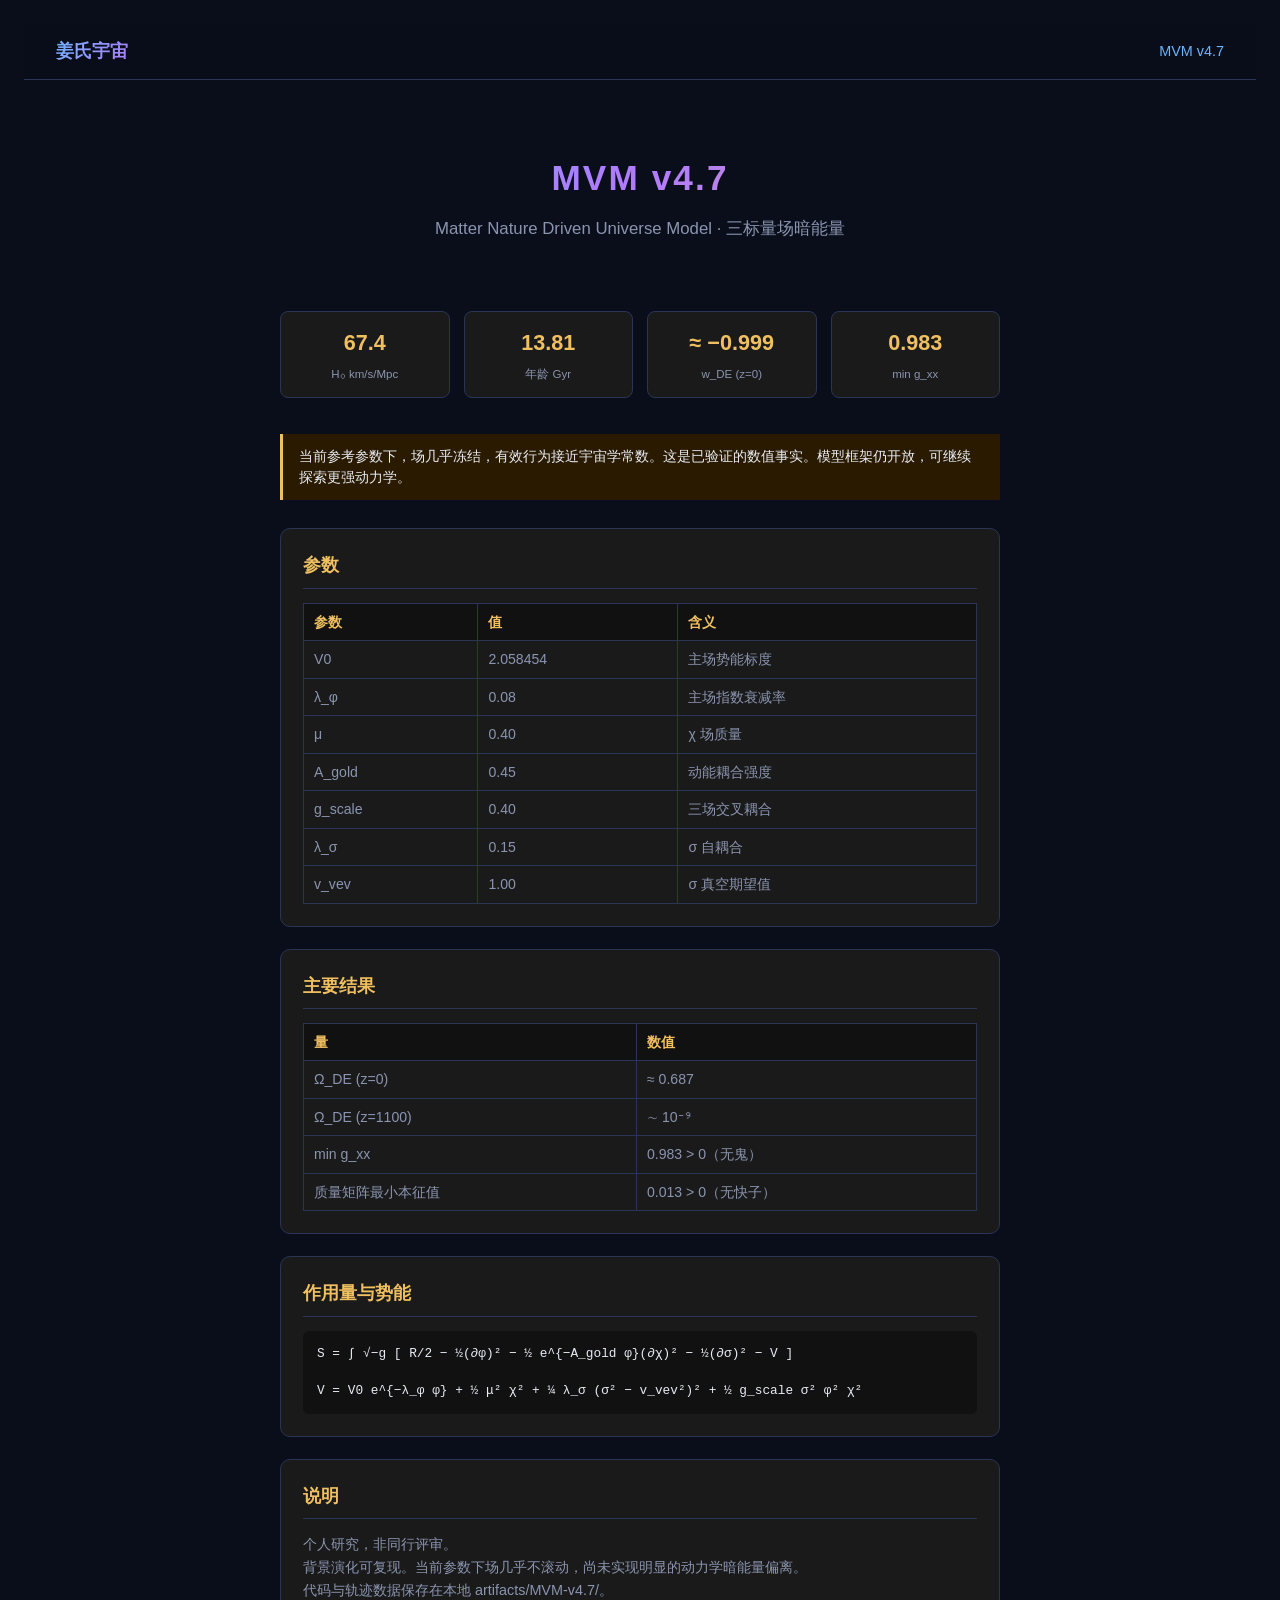
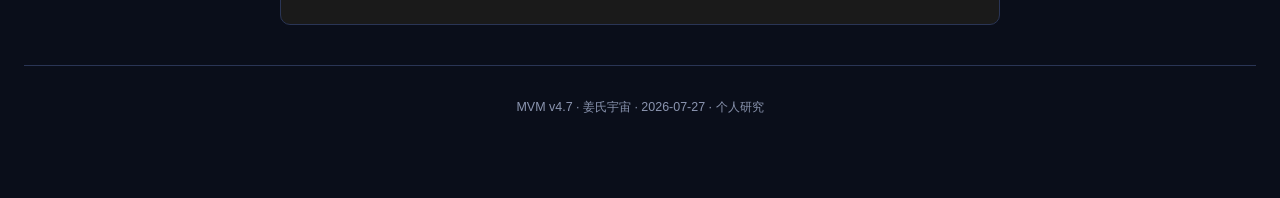
<file: index.html>
<!DOCTYPE html>
<html lang="zh-CN">
<head>
  <meta charset="UTF-8">
  <meta name="viewport" content="width=device-width, initial-scale=1.0">
  <title>MVM v4.7 · 姜氏宇宙</title>
  <link rel="stylesheet" href="css/site.css">
  <link rel="stylesheet" href="css/cosmos.css">
  <style>
    .hero { text-align: center; padding: 70px 20px 40px; }
    .hero h1 { font-size: 2.2rem; margin-bottom: 10px; }
    .hero .sub { color: var(--muted); font-size: 1.05rem; margin-bottom: 28px; }
    .stats { display: grid; grid-template-columns: repeat(auto-fit, minmax(130px, 1fr)); gap: 14px; max-width: 720px; margin: 0 auto 36px; }
    .stat { background: var(--card, #1a1a1a); border: 1px solid var(--border, #333); border-radius: 8px; padding: 14px; text-align: center; }
    .stat .num { font-size: 1.35rem; font-weight: 600; color: var(--gold, #c9a227); }
    .stat .label { font-size: 0.72rem; color: var(--muted); margin-top: 4px; }
    .card { background: var(--card, #1a1a1a); border: 1px solid var(--border, #333); border-radius: 10px; padding: 22px; margin: 0 auto 22px; max-width: 720px; }
    .card h2 { font-size: 1.1rem; margin: 0 0 14px; }
    table { width: 100%; border-collapse: collapse; font-size: 0.88rem; }
    th, td { border: 1px solid var(--border, #333); padding: 7px 10px; text-align: left; }
    th { background: #111; }
    .warn { max-width: 720px; margin: 0 auto 28px; background: #2a1a00; border-left: 3px solid var(--gold, #c9a227); padding: 12px 16px; font-size: 0.88rem; line-height: 1.5; }
    pre { background: #111; padding: 14px; border-radius: 6px; overflow-x: auto; font-size: 0.8rem; line-height: 1.45; }
  </style>
</head>
<body>
<nav class="site-nav">
  <a href="index.html" class="logo">姜氏宇宙</a>
  <div class="nav-links">
    <a href="index.html" class="active">MVM v4.7</a>
  </div>
</nav>

<div class="hero">
  <h1>MVM v4.7</h1>
  <div class="sub">Matter Nature Driven Universe Model · 三标量场暗能量</div>
</div>

<div class="stats">
  <div class="stat"><div class="num">67.4</div><div class="label">H₀ km/s/Mpc</div></div>
  <div class="stat"><div class="num">13.81</div><div class="label">年龄 Gyr</div></div>
  <div class="stat"><div class="num">≈ −0.999</div><div class="label">w_DE (z=0)</div></div>
  <div class="stat"><div class="num">0.983</div><div class="label">min g_xx</div></div>
</div>

<div class="warn">
  当前参考参数下，场几乎冻结，有效行为接近宇宙学常数。这是已验证的数值事实。模型框架仍开放，可继续探索更强动力学。
</div>

<div class="card">
  <h2>参数</h2>
  <table>
    <tr><th>参数</th><th>值</th><th>含义</th></tr>
    <tr><td>V0</td><td>2.058454</td><td>主场势能标度</td></tr>
    <tr><td>λ_φ</td><td>0.08</td><td>主场指数衰减率</td></tr>
    <tr><td>μ</td><td>0.40</td><td>χ 场质量</td></tr>
    <tr><td>A_gold</td><td>0.45</td><td>动能耦合强度</td></tr>
    <tr><td>g_scale</td><td>0.40</td><td>三场交叉耦合</td></tr>
    <tr><td>λ_σ</td><td>0.15</td><td>σ 自耦合</td></tr>
    <tr><td>v_vev</td><td>1.00</td><td>σ 真空期望值</td></tr>
  </table>
</div>

<div class="card">
  <h2>主要结果</h2>
  <table>
    <tr><th>量</th><th>数值</th></tr>
    <tr><td>Ω_DE (z=0)</td><td>≈ 0.687</td></tr>
    <tr><td>Ω_DE (z=1100)</td><td>∼ 10⁻⁹</td></tr>
    <tr><td>min g_xx</td><td>0.983 &gt; 0（无鬼）</td></tr>
    <tr><td>质量矩阵最小本征值</td><td>0.013 &gt; 0（无快子）</td></tr>
  </table>
</div>

<div class="card">
  <h2>作用量与势能</h2>
  <pre>S = ∫ √−g [ R/2 − ½(∂φ)² − ½ e^{−A_gold φ}(∂χ)² − ½(∂σ)² − V ]

V = V0 e^{−λ_φ φ} + ½ μ² χ² + ¼ λ_σ (σ² − v_vev²)² + ½ g_scale σ² φ² χ²</pre>
</div>

<div class="card">
  <h2>说明</h2>
  <p style="font-size:0.9rem;color:var(--muted);line-height:1.6;margin:0">
    个人研究，非同行评审。<br>
    背景演化可复现。当前参数下场几乎不滚动，尚未实现明显的动力学暗能量偏离。<br>
    代码与轨迹数据保存在本地 artifacts/MVM-v4.7/。
  </p>
</div>

<footer class="site-footer">MVM v4.7 · 姜氏宇宙 · 2026-07-27 · 个人研究</footer>
</body>
</html>
</file>
<file: css/site.css>
:root {
  --bg: #0a0e1a;
  --panel: #12182a;
  --border: #2a3555;
  --text: #e8ecf4;
  --muted: #8b95b0;
  --accent: #6eb5ff;
  --gold: #f0c060;
  --purple: #b07aff;
  --green: #5dd9a8;
  --orange: #ffaa55;
}

* { box-sizing: border-box; margin: 0; padding: 0; }

body {
  font-family: "Microsoft YaHei", "PingFang SC", "Noto Sans SC", sans-serif;
  background: var(--bg);
  color: var(--text);
  line-height: 1.6;
  min-height: 100vh;
}

a { color: var(--accent); text-decoration: none; }
a:hover { color: var(--gold); }

.site-nav {
  position: sticky;
  top: 0;
  z-index: 100;
  display: flex;
  align-items: center;
  justify-content: space-between;
  padding: 0 32px;
  height: 56px;
  background: rgba(10, 14, 26, 0.92);
  backdrop-filter: blur(12px);
  border-bottom: 1px solid var(--border);
}

.site-nav .logo {
  font-size: 1.1rem;
  font-weight: 700;
  background: linear-gradient(135deg, var(--accent), var(--purple));
  -webkit-background-clip: text;
  -webkit-text-fill-color: transparent;
  background-clip: text;
}

.nav-links { display: flex; gap: 28px; }
.nav-links a { font-size: 0.9rem; color: var(--muted); transition: color 0.2s; }
.nav-links a:hover, .nav-links a.active { color: var(--accent); }

.site-footer {
  text-align: center;
  padding: 32px 24px;
  border-top: 1px solid var(--border);
  color: var(--muted);
  font-size: 0.78rem;
  margin-top: 40px;
}

.home-main { max-width: 1100px; margin: 0 auto; padding: 48px 24px 24px; }
.hero { text-align: center; padding: 48px 0 56px; }
.hero h1 {
  font-size: 2.6rem; font-weight: 700; letter-spacing: 0.06em;
  background: linear-gradient(135deg, var(--accent), var(--purple), var(--gold));
  -webkit-background-clip: text; -webkit-text-fill-color: transparent; background-clip: text;
  margin-bottom: 16px;
}
.hero .subtitle { font-size: 1.1rem; color: var(--muted); max-width: 640px; margin: 0 auto 32px; line-height: 1.8; }
.cycle-badge {
  display: inline-flex; align-items: center; gap: 12px; padding: 12px 24px;
  background: var(--panel); border: 1px solid var(--border); border-radius: 40px; font-size: 0.95rem; margin-bottom: 36px;
}
.cycle-badge .dot { font-weight: 700; }
.cycle-badge .gather { color: var(--purple); }
.cycle-badge .release { color: var(--accent); }
.cycle-badge .transform { color: var(--green); }
.hero-actions { display: flex; gap: 16px; justify-content: center; flex-wrap: wrap; }
.btn { display: inline-block; padding: 12px 28px; border-radius: 8px; font-size: 0.95rem; font-weight: 600; transition: all 0.2s; border: none; }
.btn-primary { background: linear-gradient(135deg, var(--accent), var(--purple)); color: #fff; }
.btn-primary:hover { transform: translateY(-2px); box-shadow: 0 6px 20px rgba(110, 181, 255, 0.3); color: #fff; }
.btn-secondary { background: transparent; border: 1px solid var(--border); color: var(--text); }
.btn-secondary:hover { border-color: var(--accent); color: var(--accent); }
.feature-grid { display: grid; grid-template-columns: repeat(3, 1fr); gap: 20px; margin: 48px 0; }
.feature-card { background: var(--panel); border: 1px solid var(--border); border-radius: 12px; padding: 28px 24px; transition: border-color 0.2s, transform 0.2s; }
.feature-card:hover { border-color: var(--accent); transform: translateY(-3px); }
.feature-card .icon { font-size: 2rem; margin-bottom: 12px; }
.feature-card h3 { font-size: 1.05rem; margin-bottom: 8px; }
.feature-card.gather h3 { color: var(--purple); }
.feature-card.release h3 { color: var(--accent); }
.feature-card.transform h3 { color: var(--green); }
.feature-card p { font-size: 0.85rem; color: var(--muted); line-height: 1.65; }
.quote-block {
  background: linear-gradient(135deg, #151c32, #1a1040); border: 1px solid var(--purple);
  border-radius: 12px; padding: 32px 36px; text-align: center; margin: 48px 0 24px;
  font-size: 0.95rem; line-height: 1.9; color: var(--text);
}
.quote-block strong { color: var(--gold); }
.docs-main { max-width: 860px; margin: 0 auto; padding: 40px 24px 24px; }
.docs-main h1 {
  font-size: 1.8rem; margin-bottom: 8px;
  background: linear-gradient(135deg, var(--accent), var(--purple));
  -webkit-background-clip: text; -webkit-text-fill-color: transparent; background-clip: text;
}
.docs-meta { color: var(--muted); font-size: 0.85rem; margin-bottom: 36px; padding-bottom: 20px; border-bottom: 1px solid var(--border); }
.docs-main h2 { font-size: 1.2rem; color: var(--gold); margin: 36px 0 16px; padding-bottom: 8px; border-bottom: 1px solid var(--border); }
.docs-main h3 { font-size: 1rem; color: var(--accent); margin: 24px 0 10px; }
.docs-main p, .docs-main li { color: var(--muted); font-size: 0.9rem; margin-bottom: 10px; }
.docs-main ul { padding-left: 20px; margin-bottom: 16px; }
.docs-main table { width: 100%; border-collapse: collapse; font-size: 0.85rem; margin: 16px 0 24px; }
.docs-main th, .docs-main td { padding: 10px 12px; border: 1px solid var(--border); text-align: left; }
.docs-main th { background: #1a2240; color: var(--gold); }
.docs-main td { color: var(--muted); }
.docs-main .formula {
  display: block; background: #0d1220; border: 1px solid var(--border); border-radius: 6px;
  padding: 12px 16px; margin: 12px 0; font-family: "Cambria Math", "Times New Roman", serif;
  color: var(--accent); font-size: 0.9rem; overflow-x: auto;
}
.docs-main blockquote {
  border-left: 3px solid var(--purple); padding: 12px 20px; margin: 20px 0;
  background: rgba(176, 122, 255, 0.06); color: var(--text); font-size: 0.92rem; line-height: 1.8;
}
.toc { background: var(--panel); border: 1px solid var(--border); border-radius: 10px; padding: 20px 24px; margin-bottom: 32px; }
.toc h3 { margin: 0 0 12px !important; font-size: 0.9rem !important; }
.toc ol { padding-left: 20px; margin: 0; }
.toc li { margin-bottom: 6px; font-size: 0.85rem; }
@media (max-width: 900px) {
  .feature-grid { grid-template-columns: 1fr; }
  .site-nav { padding: 0 16px; }
  .nav-links { gap: 16px; }
  .hero h1 { font-size: 1.8rem; }
}
</file>
<file: css/cosmos.css>
:root {
      --bg: #0a0e1a;
      --panel: #12182a;
      --border: #2a3555;
      --text: #e8ecf4;
      --muted: #8b95b0;
      --accent: #6eb5ff;
      --gold: #f0c060;
      --purple: #b07aff;
      --green: #5dd9a8;
      --red: #ff7b7b;
      --orange: #ffaa55;
    }

    * { box-sizing: border-box; margin: 0; padding: 0; }

    body {
      font-family: "Microsoft YaHei", "PingFang SC", "Noto Sans SC", sans-serif;
      background: var(--bg);
      color: var(--text);
      line-height: 1.6;
      padding: 24px 24px 48px;
      min-width: 1100px;
    }

    .page {
      max-width: 1400px;
      margin: 0 auto;
    }

    header {
      text-align: center;
      margin-bottom: 36px;
      padding-bottom: 24px;
      border-bottom: 1px solid var(--border);
    }

    header h1 {
      font-size: 2rem;
      font-weight: 700;
      letter-spacing: 0.08em;
      background: linear-gradient(135deg, var(--accent), var(--purple));
      -webkit-background-clip: text;
      -webkit-text-fill-color: transparent;
      background-clip: text;
    }

    header p {
      color: var(--muted);
      margin-top: 8px;
      font-size: 0.95rem;
    }

    .grid {
      display: grid;
      gap: 20px;
    }

    .grid-2 { grid-template-columns: 1fr 1fr; }
    .grid-3 { grid-template-columns: 1fr 1fr 1fr; }

    .card {
      background: var(--panel);
      border: 1px solid var(--border);
      border-radius: 12px;
      padding: 20px 22px;
    }

    .card h2 {
      font-size: 1.05rem;
      color: var(--gold);
      margin-bottom: 14px;
      padding-bottom: 8px;
      border-bottom: 1px solid var(--border);
      display: flex;
      align-items: center;
      gap: 8px;
    }

    .card h2 .tag {
      font-size: 0.7rem;
      background: rgba(110, 181, 255, 0.15);
      color: var(--accent);
      padding: 2px 8px;
      border-radius: 4px;
      font-weight: normal;
    }

    /* ── 四阶段循环 ── */
    .cycle-wrap {
      position: relative;
      padding: 20px 10px 10px;
    }

    .cycle-ring {
      display: flex;
      justify-content: center;
      align-items: center;
      flex-wrap: wrap;
      gap: 0;
      position: relative;
    }

    .stage {
      width: 155px;
      text-align: center;
      position: relative;
    }

    .stage-box {
      background: linear-gradient(160deg, #1a2240, #0f1528);
      border: 2px solid var(--border);
      border-radius: 10px;
      padding: 14px 10px;
      transition: border-color 0.2s;
    }

    .stage-box:hover { border-color: var(--accent); }

    .stage-num {
      font-size: 1.4rem;
      font-weight: 700;
      line-height: 1;
      margin-bottom: 4px;
    }

    .stage-name {
      font-size: 0.95rem;
      font-weight: 600;
      margin-bottom: 6px;
    }

    .stage-desc {
      font-size: 0.72rem;
      color: var(--muted);
      line-height: 1.45;
    }

    .stage-gather .stage-num { color: var(--purple); }
    .stage-release .stage-num { color: var(--accent); }
    .stage-transform .stage-num { color: var(--green); }

    .key-note {
      margin-top: 14px;
      padding: 12px 16px;
      background: rgba(176, 122, 255, 0.1);
      border: 1px solid var(--purple);
      border-radius: 8px;
      font-size: 0.8rem;
      color: var(--muted);
      text-align: center;
    }

    .key-note strong { color: var(--purple); }

    .map-table {
      width: 100%;
      margin-top: 14px;
      border-collapse: collapse;
      font-size: 0.72rem;
    }

    .map-table th, .map-table td {
      padding: 6px 10px;
      border: 1px solid var(--border);
      text-align: left;
    }

    .map-table th { background: #1a2240; color: var(--muted); }
    .map-table td { color: var(--muted); }
    .map-table td.new { color: var(--green); font-weight: 600; }

    .arrow-h {
      font-size: 1.6rem;
      color: var(--muted);
      padding: 0 6px;
      align-self: center;
      margin-top: -10px;
    }

    .cycle-return {
      text-align: center;
      margin-top: 14px;
      font-size: 0.8rem;
      color: var(--muted);
    }

    .cycle-return span {
      color: var(--purple);
      font-weight: 600;
    }

    .now-marker {
      display: inline-block;
      background: rgba(93, 217, 168, 0.2);
      color: var(--green);
      font-size: 0.65rem;
      padding: 1px 6px;
      border-radius: 3px;
      margin-top: 4px;
    }

    /* ── 公理表 ── */
    .axiom-grid {
      display: grid;
      grid-template-columns: 48px 90px 1fr;
      gap: 6px 10px;
      font-size: 0.82rem;
    }

    .axiom-grid .id {
      color: var(--accent);
      font-weight: 700;
      text-align: center;
    }

    .axiom-grid .name {
      color: var(--gold);
      font-weight: 600;
    }

    .axiom-grid .desc {
      color: var(--muted);
    }

    /* ── 黑洞链 ── */
    .bh-flow {
      display: flex;
      align-items: stretch;
      gap: 0;
      flex-wrap: nowrap;
      overflow-x: auto;
      padding: 8px 0;
    }

    .bh-step {
      flex: 1;
      min-width: 120px;
      text-align: center;
      position: relative;
    }

    .bh-step-inner {
      background: #161d35;
      border: 1px solid var(--border);
      border-radius: 8px;
      padding: 12px 8px;
      height: 100%;
    }

    .bh-step .icon {
      font-size: 1.5rem;
      margin-bottom: 6px;
    }

    .bh-step .title {
      font-size: 0.82rem;
      font-weight: 600;
      color: var(--text);
      margin-bottom: 4px;
    }

    .bh-step .sub {
      font-size: 0.68rem;
      color: var(--muted);
      line-height: 1.4;
    }

    .bh-arrow {
      display: flex;
      align-items: center;
      color: var(--orange);
      font-size: 1.2rem;
      padding: 0 4px;
      flex-shrink: 0;
    }

    .bh-note {
      margin-top: 12px;
      padding: 10px 14px;
      background: rgba(255, 170, 85, 0.08);
      border-left: 3px solid var(--orange);
      border-radius: 0 6px 6px 0;
      font-size: 0.78rem;
      color: var(--muted);
    }

    .bh-note strong { color: var(--orange); }

    /* ── 时间轴 ── */
    .timeline {
      position: relative;
      padding-left: 20px;
    }

    .timeline::before {
      content: "";
      position: absolute;
      left: 6px;
      top: 4px;
      bottom: 4px;
      width: 2px;
      background: linear-gradient(to bottom, var(--gold), var(--purple));
    }

    .tl-item {
      position: relative;
      padding: 0 0 14px 18px;
      font-size: 0.82rem;
    }

    .tl-item::before {
      content: "";
      position: absolute;
      left: -17px;
      top: 6px;
      width: 10px;
      height: 10px;
      border-radius: 50%;
      background: var(--accent);
      border: 2px solid var(--bg);
    }

    .tl-item.now::before {
      background: var(--green);
      box-shadow: 0 0 8px var(--green);
    }

    .tl-time {
      color: var(--gold);
      font-weight: 600;
      font-size: 0.78rem;
    }

    .tl-event {
      color: var(--muted);
      margin-top: 2px;
    }

    /* ── 实体关系 ── */
    .entity-diagram {
      display: flex;
      flex-direction: column;
      align-items: center;
      gap: 10px;
      padding: 10px 0;
    }

    .entity-box {
      border-radius: 10px;
      padding: 12px 20px;
      text-align: center;
      width: 100%;
      max-width: 340px;
    }

    .entity-cosmic {
      background: linear-gradient(135deg, rgba(176, 122, 255, 0.2), rgba(110, 181, 255, 0.1));
      border: 2px solid var(--purple);
    }

    .entity-local {
      background: linear-gradient(135deg, rgba(110, 181, 255, 0.15), rgba(93, 217, 168, 0.08));
      border: 1px solid var(--accent);
      max-width: 260px;
    }

    .entity-box .e-title {
      font-weight: 700;
      font-size: 0.9rem;
    }

    .entity-box .e-sub {
      font-size: 0.72rem;
      color: var(--muted);
      margin-top: 4px;
    }

    .entity-arrow {
      color: var(--muted);
      font-size: 0.75rem;
      text-align: center;
    }

    .entity-arrow .label {
      display: block;
      color: var(--orange);
      font-size: 0.68rem;
      margin-bottom: 2px;
    }

    /* ── 对照表 ── */
    table {
      width: 100%;
      border-collapse: collapse;
      font-size: 0.78rem;
    }

    th, td {
      padding: 8px 10px;
      border: 1px solid var(--border);
      text-align: left;
    }

    th {
      background: #1a2240;
      color: var(--gold);
      font-weight: 600;
    }

    td { color: var(--muted); }

    td.highlight {
      color: var(--green);
      font-weight: 600;
      background: rgba(93, 217, 168, 0.06);
    }

    th.jiang { color: var(--green); }

    /* ── 方程区 ── */
    .eq-list {
      display: grid;
      gap: 8px;
    }

    .eq-item {
      display: grid;
      grid-template-columns: 90px 1fr;
      gap: 8px;
      font-size: 0.78rem;
      align-items: center;
    }

    .eq-label {
      color: var(--gold);
      font-weight: 600;
      text-align: right;
    }

    .eq-formula {
      font-family: "Cambria Math", "Times New Roman", serif;
      color: var(--accent);
      background: #0d1220;
      padding: 4px 10px;
      border-radius: 4px;
      font-size: 0.85rem;
    }

    .params {
      margin-top: 12px;
      padding-top: 10px;
      border-top: 1px dashed var(--border);
      font-size: 0.75rem;
      color: var(--muted);
      text-align: center;
    }

    .params span { color: var(--accent); }

    /* ── 总图景 ── */
    .summary {
      background: linear-gradient(135deg, #151c32, #1a1040);
      border: 1px solid var(--purple);
      border-radius: 12px;
      padding: 22px 28px;
      text-align: center;
      margin-top: 20px;
    }

    .summary blockquote {
      font-size: 0.95rem;
      line-height: 1.85;
      color: var(--text);
      font-style: normal;
    }

    .summary .footer {
      margin-top: 12px;
      font-size: 0.72rem;
      color: var(--muted);
    }

    .dark-ages {
      display: grid;
      grid-template-columns: 1fr 1fr;
      gap: 10px;
      margin-top: 12px;
    }

    .da-box {
      background: #0d1220;
      border-radius: 8px;
      padding: 10px 12px;
      font-size: 0.75rem;
    }

    .da-box .da-title {
      color: var(--accent);
      font-weight: 600;
      margin-bottom: 4px;
      font-size: 0.78rem;
    }

    .da-box .da-desc { color: var(--muted); }

    @media print {
      body { background: white; color: #111; min-width: auto; }
      .card { break-inside: avoid; }
    }
</file>
